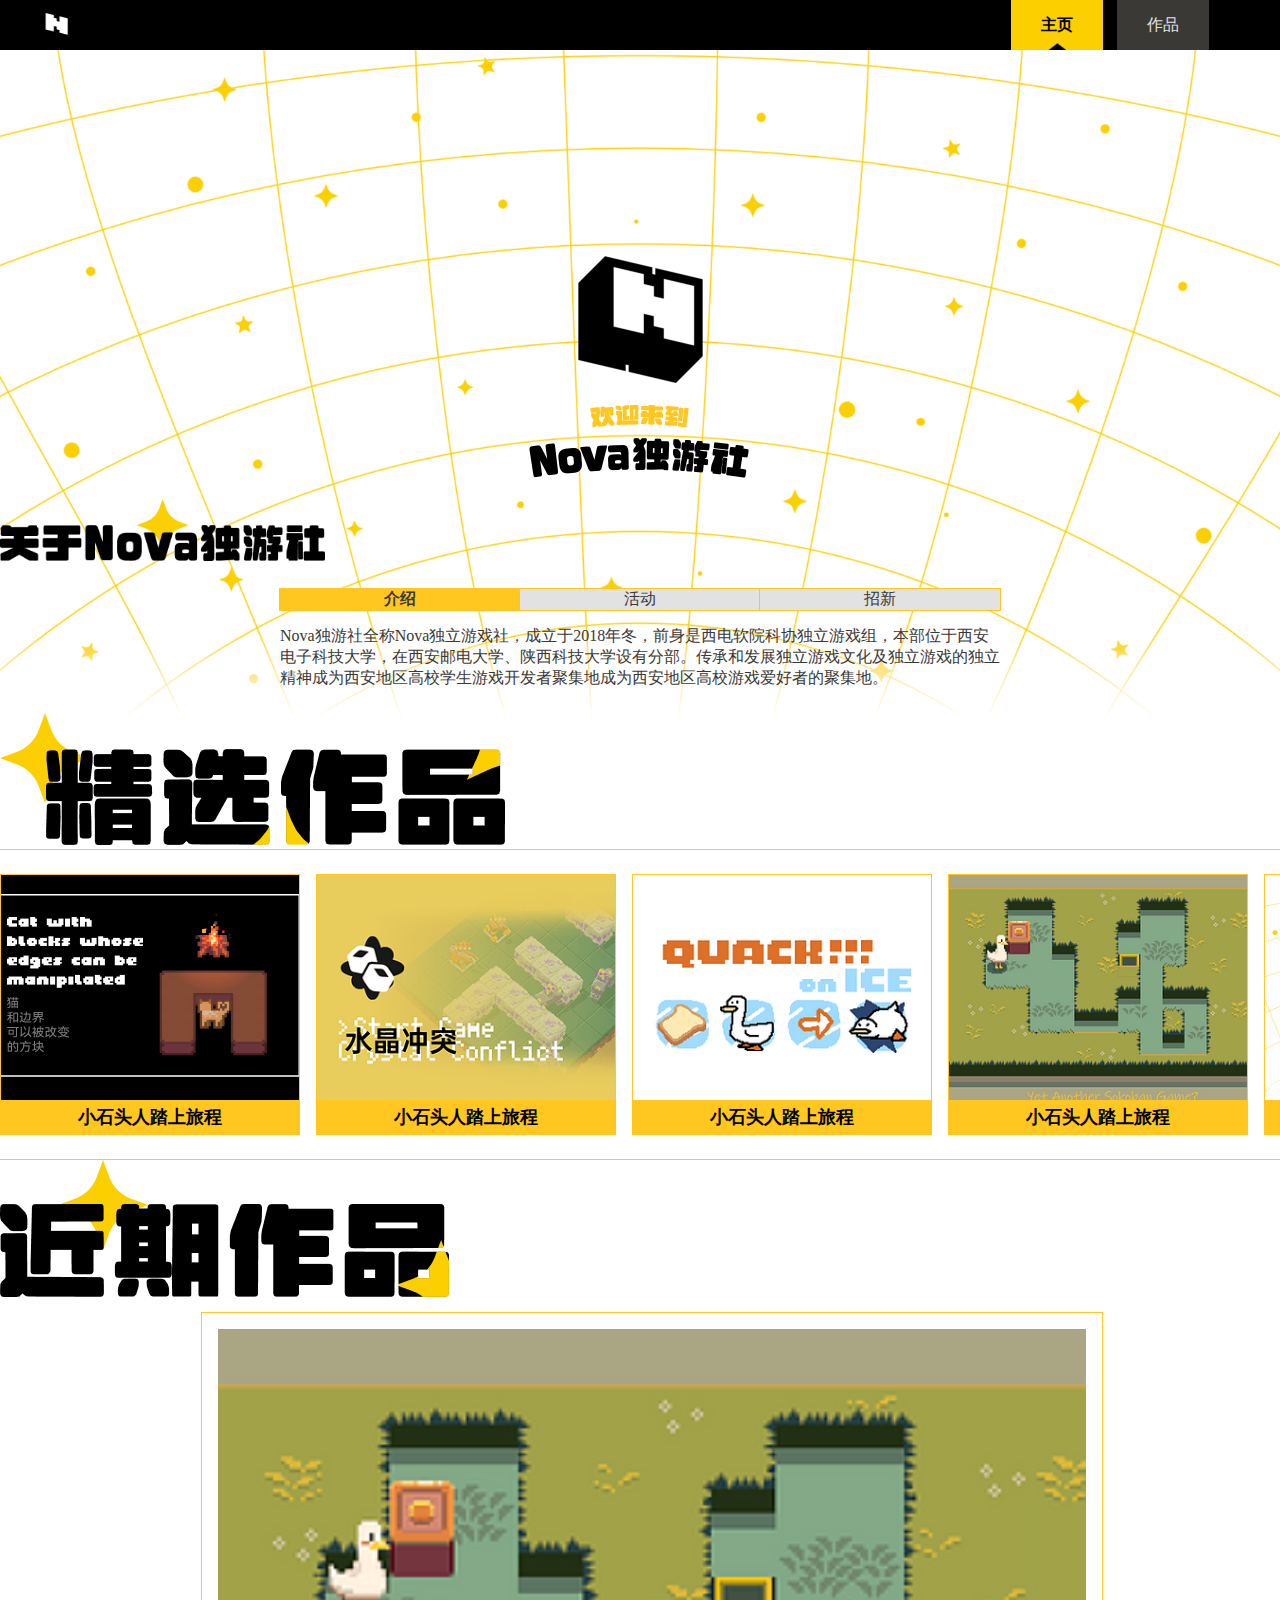
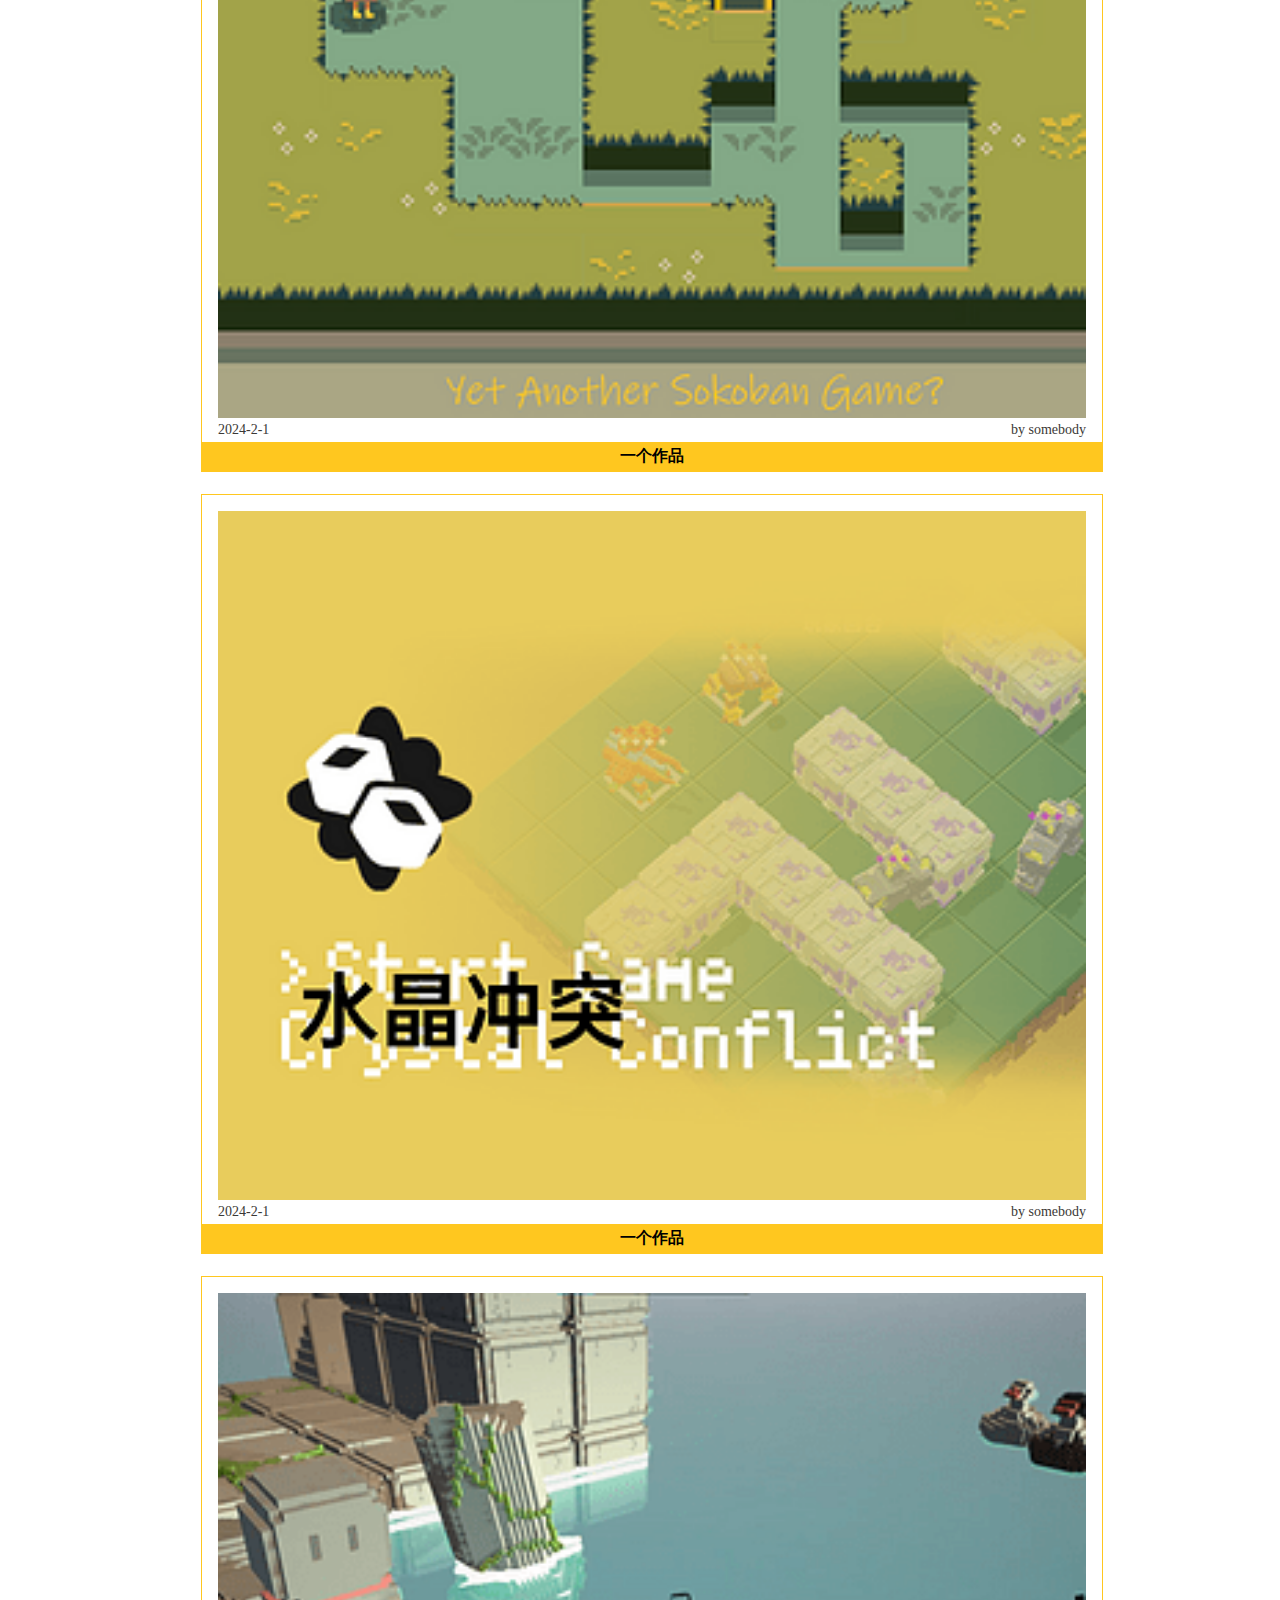
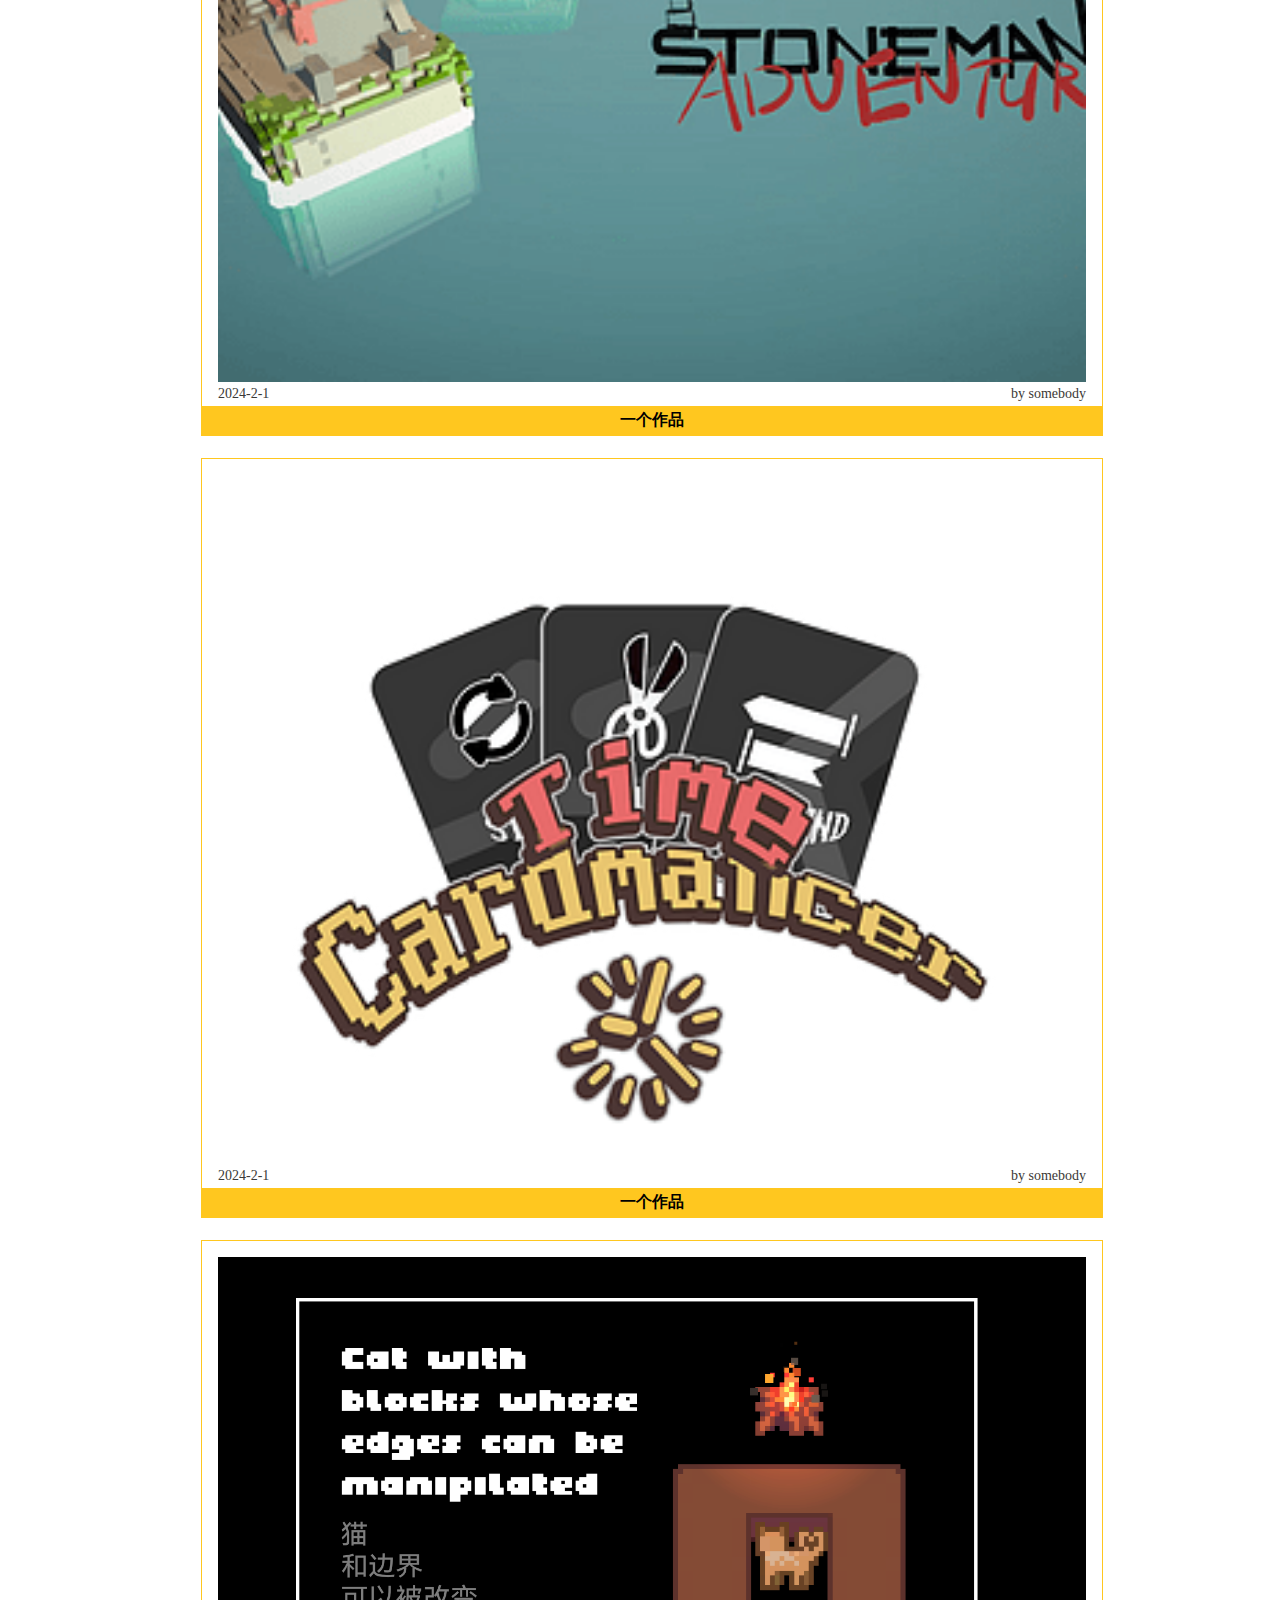
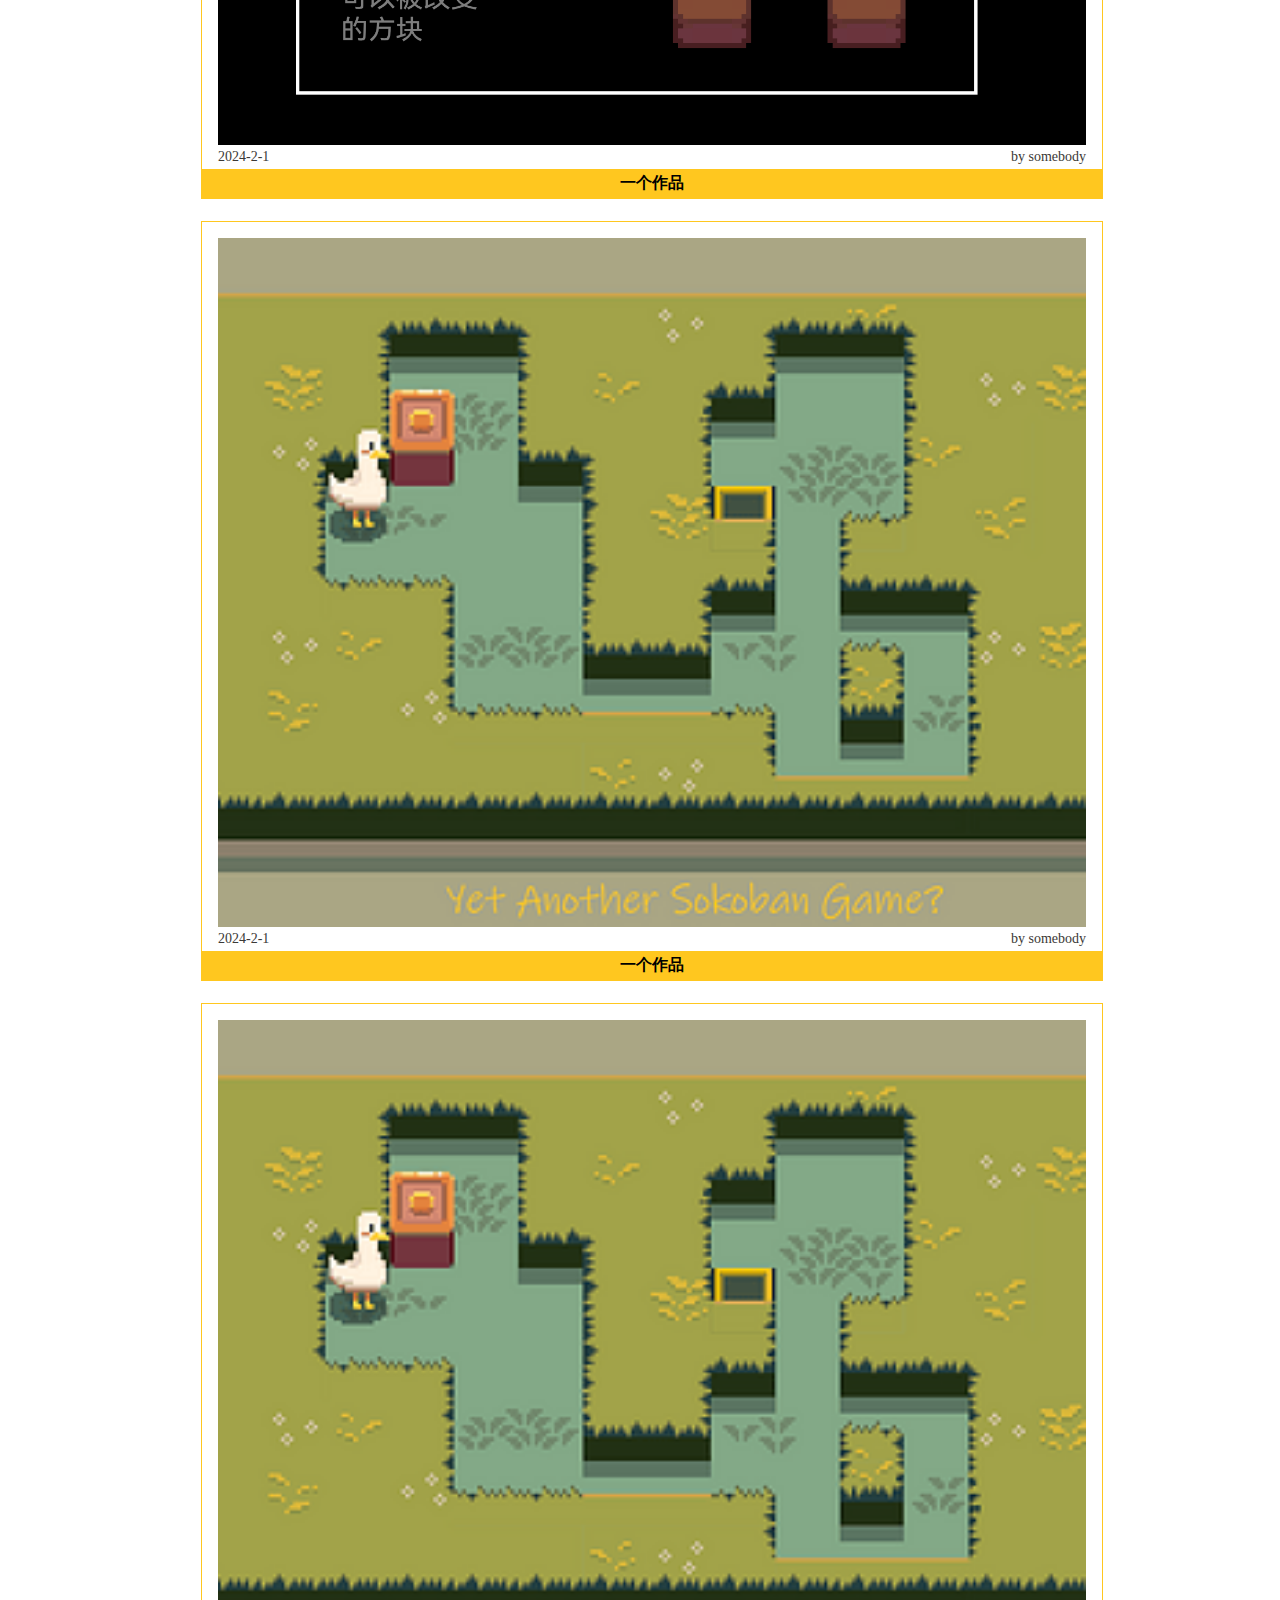
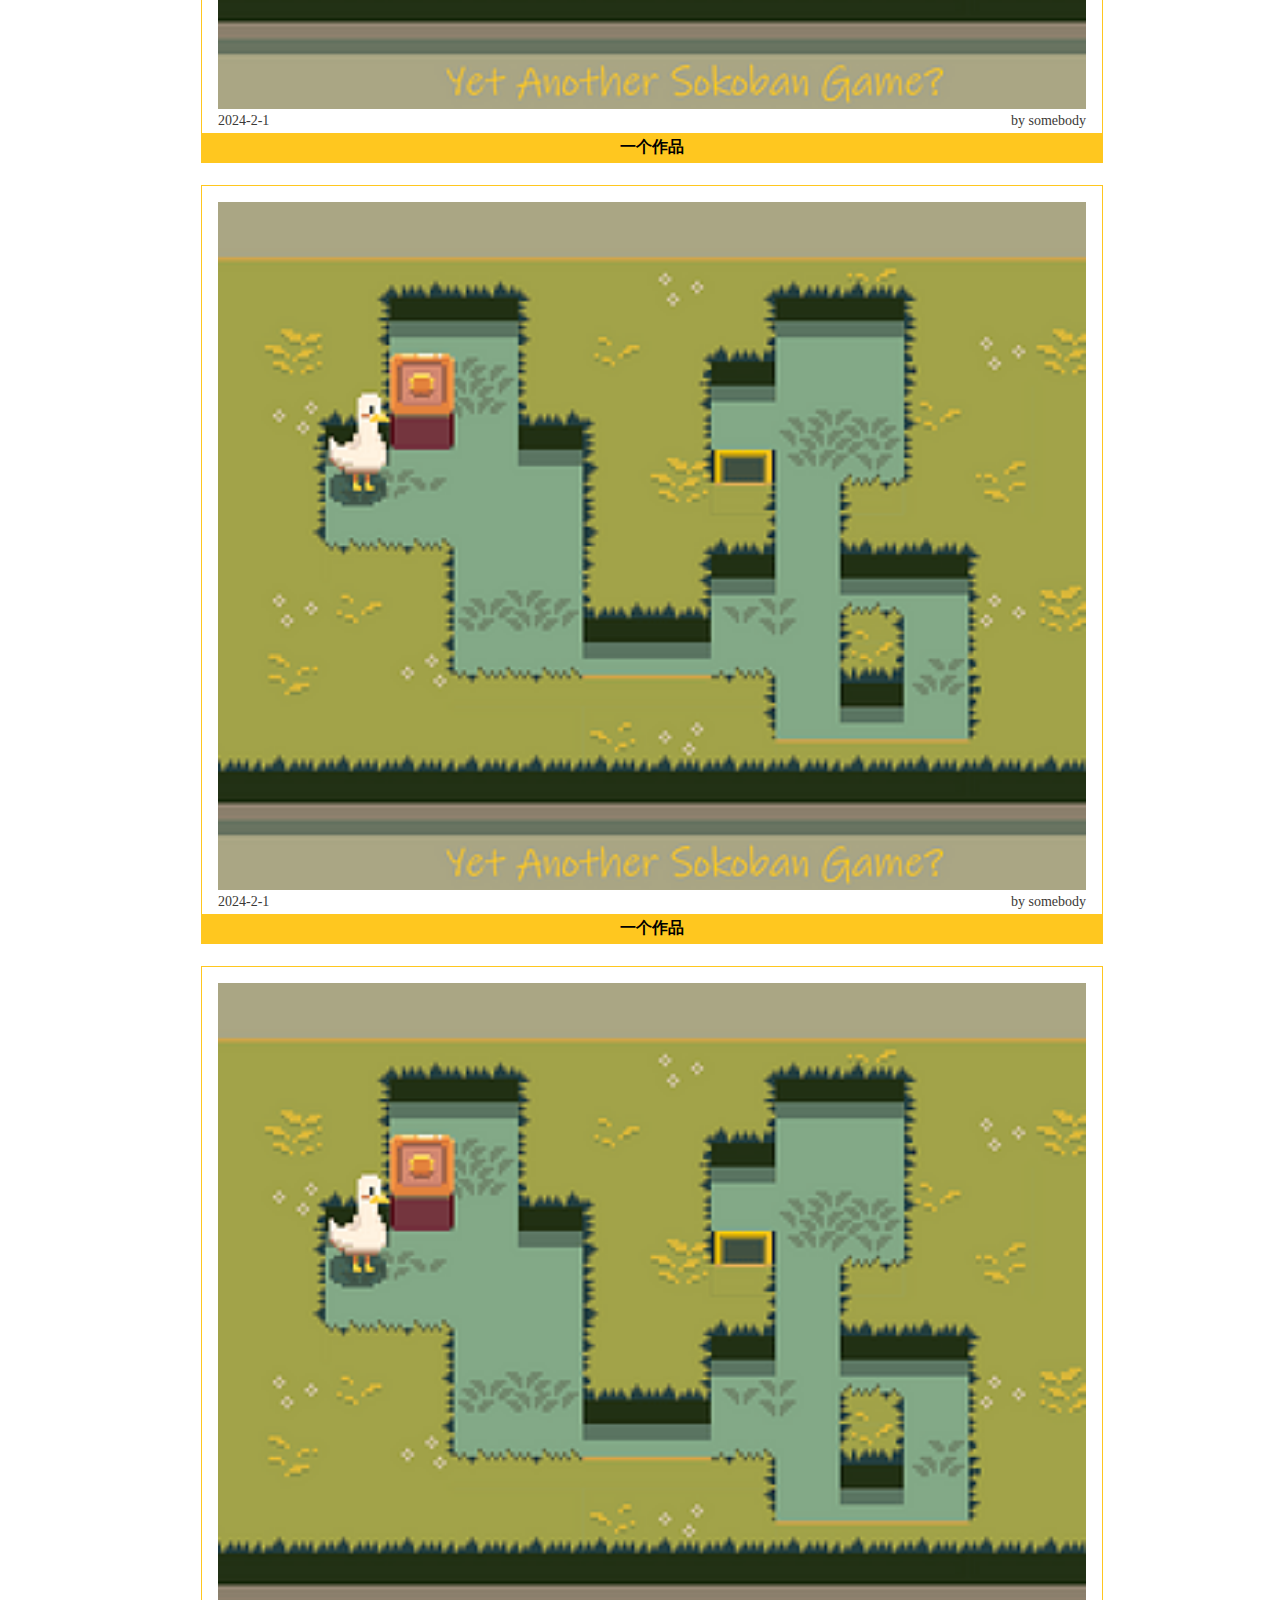
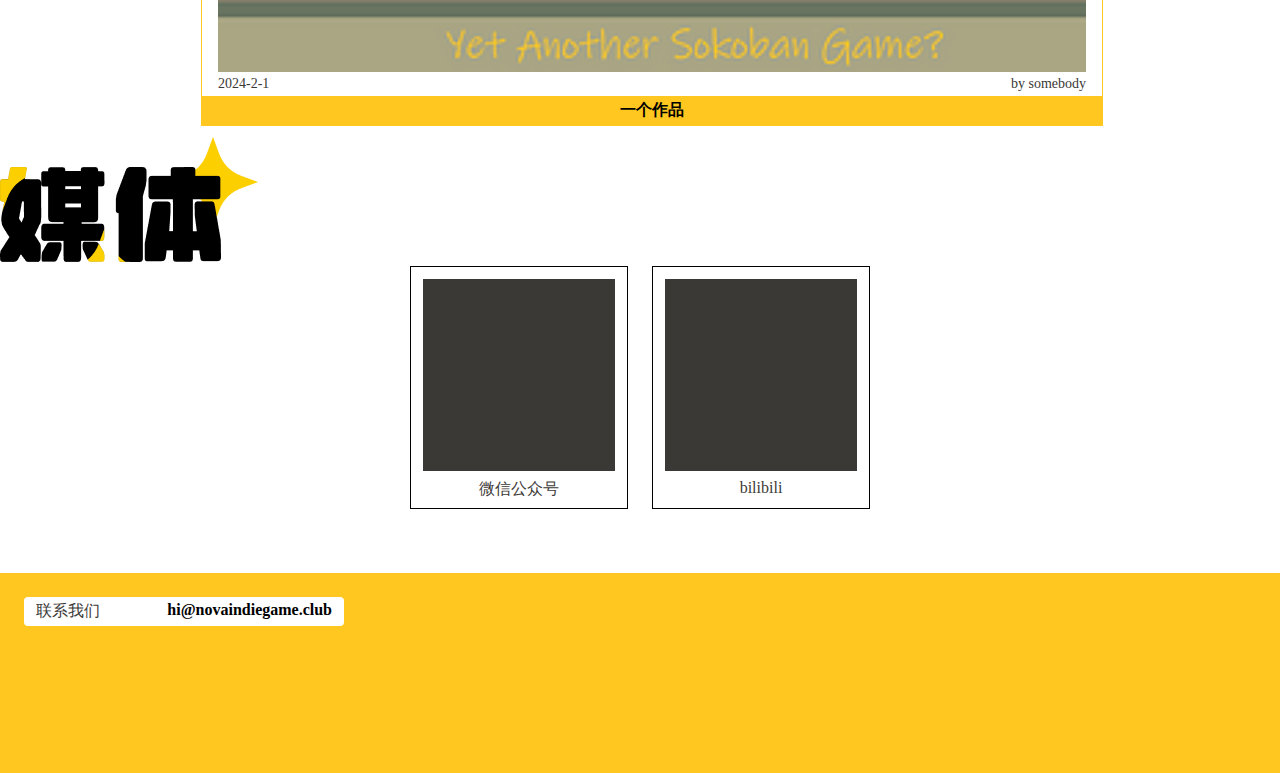
<file: prototype/index.html>
<!DOCTYPE html>
<html lang="en">
<head>
    <meta charset="UTF-8">
    <title>Title</title>
    <link rel="stylesheet" href="./css/index.css">
</head>
<body>

<header>
    <div class="navi">
        <div class="left">
            <img src="./assets/images/logo_small.png" alt="Nova Logo">
        </div>
        <div class="right">
            <div class="option selected">
                <p>主页</p>
            </div>
            <div class="option">
                <p>作品</p>
            </div>
        </div>
    </div>
</header>

<div class="cover">
    <img src="./assets/images/cover_background.png" alt="Background" class="background">
    <div class="logo_title">
        <img src="./assets/images/logo_normal.png" alt="logo" class="logo">
        <img src="./assets/images/cover_title.png" alt="title" class="title">
    </div>
</div>

<div class="main">
    <div class="about section">
        <img src="assets/images/title_about.png" alt="about" class="title">
        <div class="core">
            <div class="options">
                <div class="option selected" id="about_introduce">
                    <p>
                        介绍
                    </p>
                </div>
                <div class="option">
                    <p>
                        活动
                    </p>
                </div>
                <div class="option">
                    <p>
                        招新
                    </p>
                </div>
            </div>
            <p class="text">
                Nova独游社全称Nova独立游戏社，成立于2018年冬，前身是西电软院科协独立游戏组，本部位于西安电子科技大学，在西安邮电大学、陕西科技大学设有分部。传承和发展独立游戏文化及独立游戏的独立精神成为西安地区高校学生游戏开发者聚集地成为西安地区高校游戏爱好者的聚集地。
            </p>
        </div>
    </div>


    <div class="recommended-works section">
        <img src="assets/images/title_recommended_works.png" alt="recommended works" class="title">
        <div class="core">
            <div class="container">
                <div class="item">
                    <img src="assets/images/works/img.png" alt="item">
                    <div class="bottom">
                        <p class="title">
                            小石头人踏上旅程
                        </p>
                    </div>
                </div>
                <div class="item">
                    <img src="assets/images/works/img_1.png" alt="item">
                    <div class="bottom">
                        <p class="title">
                            小石头人踏上旅程
                        </p>
                    </div>
                </div>
                <div class="item">
                    <img src="assets/images/works/img_2.png" alt="item">
                    <div class="bottom">
                        <p class="title">
                            小石头人踏上旅程
                        </p>
                    </div>
                </div>
            </div>
            <div class="container">
                <div class="item">
                    <img src="assets/images/works/img_4.png" alt="item">
                    <div class="bottom">
                        <p class="title">
                            小石头人踏上旅程
                        </p>
                    </div>
                </div>
                <div class="item">
                    <img src="assets/images/cover_background.png" alt="item">
                    <div class="bottom">
                        <p class="title">
                            小石头人踏上旅程
                        </p>
                    </div>
                </div>
                <div class="item">
                    <img src="assets/images/cover_background.png" alt="item">
                    <div class="bottom">
                        <p class="title">
                            小石头人踏上旅程
                        </p>
                    </div>
                </div>
            </div>
        </div>
    </div>

    <div class="recent-works section">
        <img src="assets/images/title_recent_works.png" alt="recent works" class="title">

        <div class="core">
            <div class="works-container">
                <div class="item">
                    <div class="up-part">
                        <img src="assets/images/works/img_4.png" alt="img">
                        <div class="info">
                            <p>2024-2-1</p>
                            <p>by somebody</p>
                        </div>
                    </div>
                    <div class="title-text">
                        <p>
                            一个作品
                        </p>
                    </div>
                </div>

                <div class="item">
                    <div class="up-part">
                        <img src="assets/images/works/img_1.png" alt="img">
                        <div class="info">
                            <p>2024-2-1</p>
                            <p>by somebody</p>
                        </div>
                    </div>
                    <div class="title-text">
                        <p>
                            一个作品
                        </p>
                    </div>
                </div>

                <div class="item">
                    <div class="up-part">
                        <img src="assets/images/works/img_3.png" alt="img">
                        <div class="info">
                            <p>2024-2-1</p>
                            <p>by somebody</p>
                        </div>
                    </div>
                    <div class="title-text">
                        <p>
                            一个作品
                        </p>
                    </div>
                </div>

                <div class="item">
                    <div class="up-part">
                        <img src="assets/images/works/img_5.png" alt="img">
                        <div class="info">
                            <p>2024-2-1</p>
                            <p>by somebody</p>
                        </div>
                    </div>
                    <div class="title-text">
                        <p>
                            一个作品
                        </p>
                    </div>
                </div>

                <div class="item">
                    <div class="up-part">
                        <img src="assets/images/works/img.png" alt="img">
                        <div class="info">
                            <p>2024-2-1</p>
                            <p>by somebody</p>
                        </div>
                    </div>
                    <div class="title-text">
                        <p>
                            一个作品
                        </p>
                    </div>
                </div>

                <div class="item">
                    <div class="up-part">
                        <img src="assets/images/works/img_4.png" alt="img">
                        <div class="info">
                            <p>2024-2-1</p>
                            <p>by somebody</p>
                        </div>
                    </div>
                    <div class="title-text">
                        <p>
                            一个作品
                        </p>
                    </div>
                </div>

                <div class="item">
                    <div class="up-part">
                        <img src="assets/images/works/img_4.png" alt="img">
                        <div class="info">
                            <p>2024-2-1</p>
                            <p>by somebody</p>
                        </div>
                    </div>
                    <div class="title-text">
                        <p>
                            一个作品
                        </p>
                    </div>
                </div>

                <div class="item">
                    <div class="up-part">
                        <img src="assets/images/works/img_4.png" alt="img">
                        <div class="info">
                            <p>2024-2-1</p>
                            <p>by somebody</p>
                        </div>
                    </div>
                    <div class="title-text">
                        <p>
                            一个作品
                        </p>
                    </div>
                </div>

                <div class="item">
                    <div class="up-part">
                        <img src="assets/images/works/img_4.png" alt="img">
                        <div class="info">
                            <p>2024-2-1</p>
                            <p>by somebody</p>
                        </div>
                    </div>
                    <div class="title-text">
                        <p>
                            一个作品
                        </p>
                    </div>
                </div>
            </div>
        </div>
    </div>


    <div class="media section">
        <img src="assets/images/title_media.png" alt="media" class="title">
        <div class="core">
            <div>
                <img src="assets/images/qr_code/img.png" alt="qr code">
                <p>微信公众号</p>
            </div>

            <div>
                <img src="assets/images/qr_code/img.png" alt="qr code">
                <p>bilibili</p>
            </div>
        </div>
    </div>
</div>


<footer>
    <div class="footer-grid">
        <div class="contact-us item">
            <p class="name">联系我们</p>
            <p class="important">hi@novaindiegame.club</p>
        </div>
    </div>
</footer>

</body>
</html>
</file>
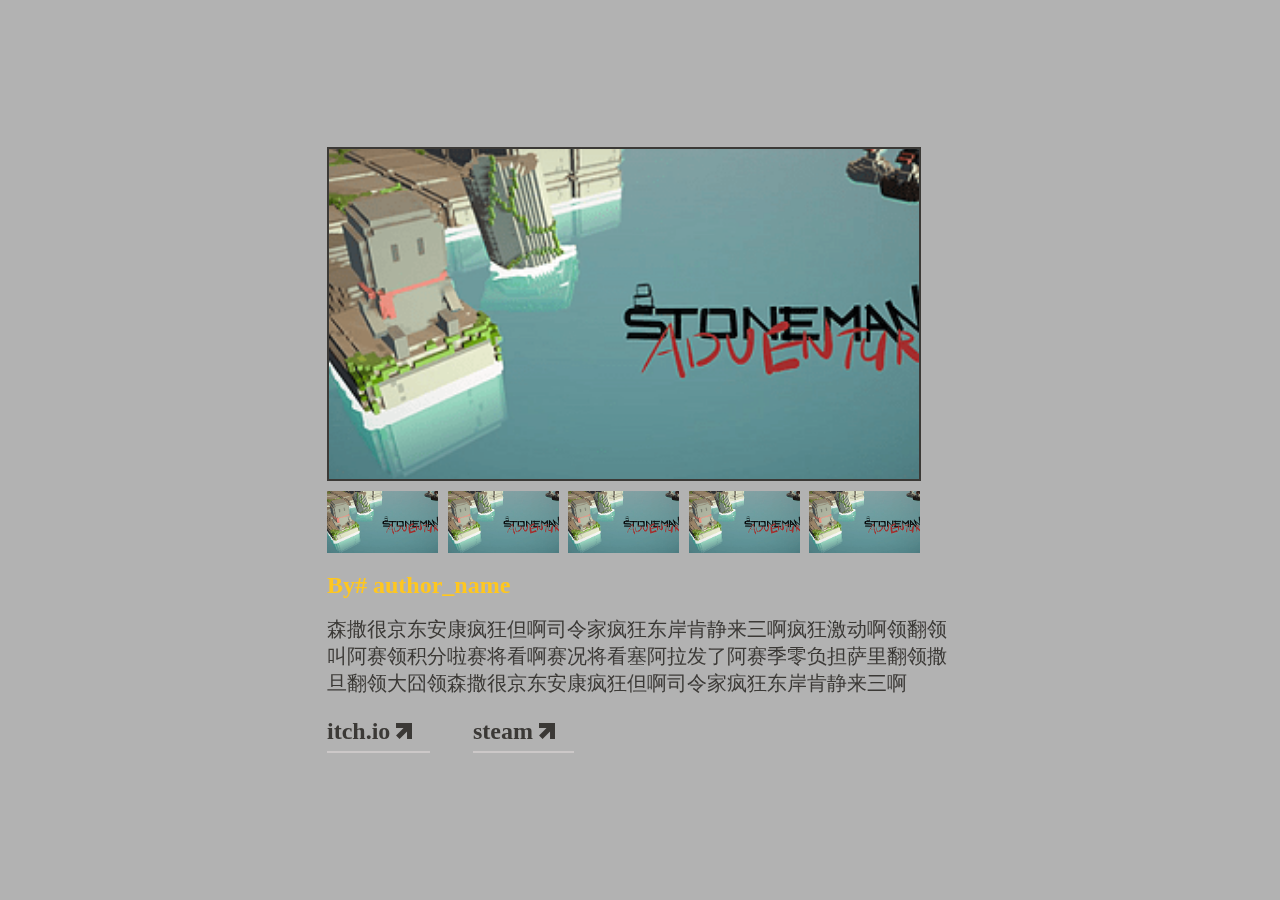
<file: prototype/recent_works_focused/index.html>
<!DOCTYPE html>
<html lang="en">

<head>
    <meta charset="UTF-8">
    <meta name="viewport" content="width=device-width, initial-scale=1.0">

    <!-- 每个子页面都要导入 root.css，里面有什么内容可以点进去看看  -->
    <link rel="stylesheet" href="../../static/css/root.css">

    <!-- 因为这部分和其它部分相对独立，所以单开两个样式表
        一个样式表是精选作品部分的样式，另一个是会被复用的组件的样式（点进 work_spotlight.scss 看注释） -->
    <!-- To Rust Front End:至于哪部分样式表要被合并到 index.scss 里，按照我想的规范，recommended_works.scss 被合并进去，而组件不合并会比较好 -->
    <link rel="stylesheet" href="./css/recommended_works.css">
    <link rel="stylesheet" href="./css/work_spotlight.css">
    <link rel="stylesheet" href="./css/recent_work_focused.css">

    <title>Document</title>
</head>

<body>

    <div class="recent-works-focused">
        <div class="mask"></div>
        <div class="work-spotlight">
            <div class="container">
                <div class="content">
                    <div class="game-image game-image"></div>
                    <div class="game-image game-image"></div>
                    <div class="game-image current_image">
                        <img src=../../static/assets/images/works/img_3.png alt="game_name">
                    </div>
                    <div class="game-image next-image"></div>
                    <div class="game-image next-image"></div>
                </div>
            </div>
            <div class="gallery">
                 <div class="item">
                    <img src=../../static/assets/images/works/img_3.png>
                 </div>
                 <div class="item">
                    <img src=../../static/assets/images/works/img_3.png>
                 </div>
                 <div class="item">
                    <img src=../../static/assets/images/works/img_3.png>
                 </div>
                 <div class="item">
                    <img src=../../static/assets/images/works/img_3.png>
                 </div>
                 <div class="item">
                    <img src=../../static/assets/images/works/img_3.png>
                 </div>
            </div>
            <div class="author">
                <p>By# author_name</p>
            </div>
            <div class="discription">
                <p>
                    森撒很京东安康疯狂但啊司令家疯狂东岸肯静来三啊疯狂激动啊领翻领叫阿赛领积分啦赛将看啊赛况将看塞阿拉发了阿赛季零负担萨里翻领撒旦翻领大囧领森撒很京东安康疯狂但啊司令家疯狂东岸肯静来三啊
                </p>
            </div>
            <div class="links">
                <div class="link itch-link">
                    <a href="https://akacmd.itch.io/stoneman-adventure">itch.io
                        <svg class="link-icon" xmlns="http://www.w3.org/2000/svg" xmlns:xlink="http://www.w3.org/1999/xlink" fill="none" version="1.1" width="16" height="16" viewBox="0 0 16 16"><g transform="matrix(1,0,0,-1,0,32)"><path d="M11.0423,23.53662L11.0423,16L16,16L16,32L0,32L0,27.042299999999997L7.53658,27.042299999999997L0.0651832,19.57086L3.57084,16.0651996L11.0423,23.53662Z" fill-rule="evenodd" fill-opacity="1"/></g></svg>
                    </a>
                </div>
                <div class="link steam-link">
                    <a href="https://store.steampowered.com/app/2434860/_/">steam
                        <svg class="link-icon" xmlns="http://www.w3.org/2000/svg" xmlns:xlink="http://www.w3.org/1999/xlink" fill="none" version="1.1" width="16" height="16" viewBox="0 0 16 16"><g transform="matrix(1,0,0,-1,0,32)"><path d="M11.0423,23.53662L11.0423,16L16,16L16,32L0,32L0,27.042299999999997L7.53658,27.042299999999997L0.0651832,19.57086L3.57084,16.0651996L11.0423,23.53662Z" fill-rule="evenodd" fill-opacity="1"/></g></svg>
                    </a>
                </div>
            </div>
        </div>
    </div>

</body>

</html>
</file>
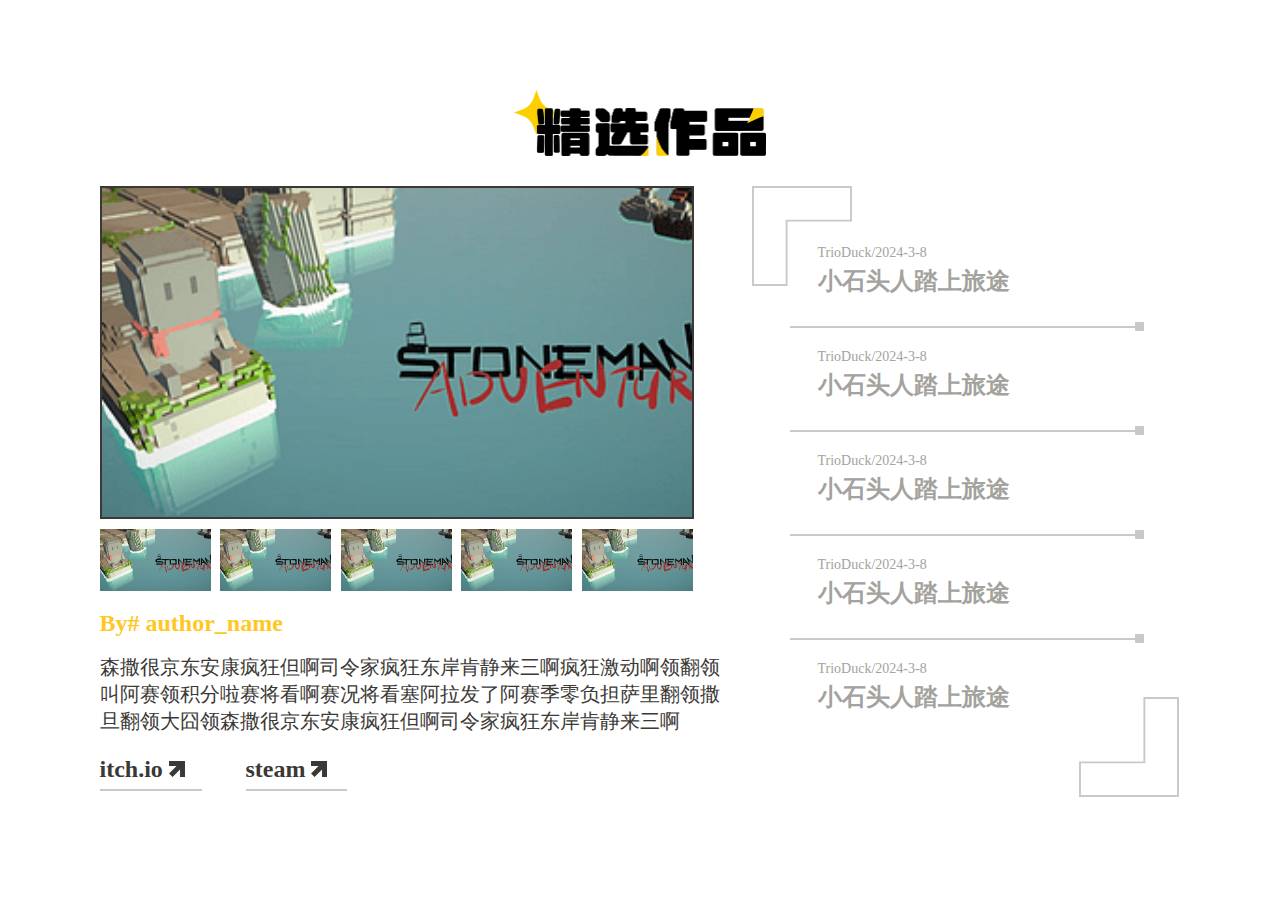
<file: prototype/recommended_works_v1.0.0/index.html>
<!DOCTYPE html>
<html lang="en">

<head>
    <meta charset="UTF-8">
    <meta name="viewport" content="width=device-width, initial-scale=1.0">

    <!-- 每个子页面都要导入 root.css，里面有什么内容可以点进去看看  -->
    <link rel="stylesheet" href="../../static/css/root.css">

    <!-- 因为这部分和其它部分相对独立，所以单开两个样式表
        一个样式表是精选作品部分的样式，另一个是会被复用的组件的样式（点进 work_spotlight.scss 看注释） -->
    <!-- To Rust Front End:至于哪部分样式表要被合并到 index.scss 里，按照我想的规范，recommended_works.scss 被合并进去，而组件不合并会比较好 -->
    <link rel="stylesheet" href="./css/recommended_works.css">
    <link rel="stylesheet" href="./css/work_spotlight.css">

    <title>Document</title>
</head>

<body>

    <div class="main">
        <div class="section recommended-works">
            <img src=../../static/assets/images/title_recommended_works.png alt="recommended_works" class="title">
            <div class="core">
                <div class="work-spotlight">
                    <div class="container">
                        <div class="content">
                            <div class="game-image game-image"></div>
                            <div class="game-image game-image"></div>
                            <div class="game-image current_image">
                                <img src=../../static/assets/images/works/img_3.png alt="game_name">
                            </div>
                            <div class="game-image next-image"></div>
                            <div class="game-image next-image"></div>
                        </div>
                    </div>
                    <div class="gallery">
                         <div class="item">
                            <img src=../../static/assets/images/works/img_3.png>
                         </div>
                         <div class="item">
                            <img src=../../static/assets/images/works/img_3.png>
                         </div>
                         <div class="item">
                            <img src=../../static/assets/images/works/img_3.png>
                         </div>
                         <div class="item">
                            <img src=../../static/assets/images/works/img_3.png>
                         </div>
                         <div class="item">
                            <img src=../../static/assets/images/works/img_3.png>
                         </div>
                    </div>
                    <div class="author">
                        <p>By# author_name</p>
                    </div>
                    <div class="discription">
                        <p>
                            森撒很京东安康疯狂但啊司令家疯狂东岸肯静来三啊疯狂激动啊领翻领叫阿赛领积分啦赛将看啊赛况将看塞阿拉发了阿赛季零负担萨里翻领撒旦翻领大囧领森撒很京东安康疯狂但啊司令家疯狂东岸肯静来三啊
                        </p>
                    </div>
                    <div class="links">
                        <div class="link itch-link">
                            <a href="https://akacmd.itch.io/stoneman-adventure">itch.io
                                <svg class="link-icon" xmlns="http://www.w3.org/2000/svg" xmlns:xlink="http://www.w3.org/1999/xlink" fill="none" version="1.1" width="16" height="16" viewBox="0 0 16 16"><g transform="matrix(1,0,0,-1,0,32)"><path d="M11.0423,23.53662L11.0423,16L16,16L16,32L0,32L0,27.042299999999997L7.53658,27.042299999999997L0.0651832,19.57086L3.57084,16.0651996L11.0423,23.53662Z" fill-rule="evenodd" fill-opacity="1"/></g></svg>
                            </a>
                        </div>
                        <div class="link steam-link">
                            <a href="https://store.steampowered.com/app/2434860/_/">steam
                                <svg class="link-icon" xmlns="http://www.w3.org/2000/svg" xmlns:xlink="http://www.w3.org/1999/xlink" fill="none" version="1.1" width="16" height="16" viewBox="0 0 16 16"><g transform="matrix(1,0,0,-1,0,32)"><path d="M11.0423,23.53662L11.0423,16L16,16L16,32L0,32L0,27.042299999999997L7.53658,27.042299999999997L0.0651832,19.57086L3.57084,16.0651996L11.0423,23.53662Z" fill-rule="evenodd" fill-opacity="1"/></g></svg>
                            </a>
                        </div>
                    </div>
                </div>
                <div class="select-area">
                    <svg class="upper-left-frame" xmlns="http://www.w3.org/2000/svg" xmlns:xlink="http://www.w3.org/1999/xlink" fill="none" version="1.1" width="104" height="104" viewBox="0 0 104 104"><g transform="matrix(0,1,-1,0,104,-100)"><path d="M135,69L202,69L202,102L102,102L102,2L135,2L135,69ZM137,67L204,67L204,104L100,104L100,0L137,0L137,67Z" fill-rule="evenodd" fill="#CCC8C8" fill-opacity="1"/></g></svg>
                    <svg class="lower-right-frame" xmlns="http://www.w3.org/2000/svg" xmlns:xlink="http://www.w3.org/1999/xlink" fill="none" version="1.1" width="104" height="104" viewBox="0 0 104 104"><g transform="matrix(0,-1,1,0,-100,104)"><path d="M35,169L102,169L102,202L2,202L2,102L35,102L35,169ZM37,167L104,167L104,204L0,204L0,100L37,100L37,167Z" fill-rule="evenodd" fill="#CCC8C8" fill-opacity="1"/></g></svg>
                    <div class="options">
                        <div class="selection">
                            <div class="info">
                                <p>TrioDuck/2024-3-8</p>
                            </div>
                            <div class="game-name">
                                <p>小石头人踏上旅途</p>
                            </div>
                            <div class="devide-line">
                                <div class="rectangle"></div>
                            </div>
                        </div>
                        <div class="selection">
                            <div class="info">
                                <p>TrioDuck/2024-3-8</p>
                            </div>
                            <div class="game-name">
                                <p>小石头人踏上旅途</p>
                            </div>
                            <div class="devide-line">
                                <div class="rectangle"></div>
                            </div>
                        </div>
                        <div class="selection">
                            <div class="info">
                                <p>TrioDuck/2024-3-8</p>
                            </div>
                            <div class="game-name">
                                <p>小石头人踏上旅途</p>
                            </div>
                            <div class="devide-line">
                                <div class="rectangle"></div>
                            </div>
                        </div>
                        <div class="selection">
                            <div class="info">
                                <p>TrioDuck/2024-3-8</p>
                            </div>
                            <div class="game-name">
                                <p>小石头人踏上旅途</p>
                            </div>
                            <div class="devide-line">
                                <div class="rectangle"></div>
                            </div>
                        </div>
                        <div class="selection">
                            <div class="info">
                                <p>TrioDuck/2024-3-8</p>
                            </div>
                            <div class="game-name">
                                <p>小石头人踏上旅途</p>
                            </div>
                            <div class="devide-line last-line">
                                <div class="rectangle lastline"></div>
                            </div>
                        </div>
                    </div>
                </div>
            </div>
        </div>
    </div>

</body>

</html>
</file>
<file: prototype/css/index.css>
:root {
  --hlt-color: black;
  --text-color-0: #3B3936;
  --text-color-5: #E2E2E2;
  --theme-color: #FFC71F;
  --background-color: white;
  --navi-height: 50px;
  --navi-left-margin: 2vw;
  --navi-rigth-margin: 5vw;
  --section-about-title-height: 62px;
  --section-title-height: 48px;
  --section-padding: 8px;
  --about-width: 720px;
  --recommended-works-item-width: 300px;
  --recommended-works-item-gap: 16px;
  --recent-works-width: 900px;
  --recent-works-item-width: 280;
  --font-size-small: 14px;
  --font-size-normal: 16px;
  --font-size-big: 18px;
  --font-size-bigger: 24px;
}

* {
  box-sizing: border-box;
}

body {
  margin: 0;
  padding: 0;
}

p {
  color: var(--text-color-0);
  font-size: var(--font-size-normal);
}

header {
  width: 100%;
}
header .navi {
  position: absolute;
  margin: 0;
  padding: 0;
  top: 0;
  background: var(--hlt-color);
  height: var(--navi-height);
  display: flex;
  justify-content: space-between;
  width: 100%;
}
header .navi .left {
  margin-left: var(--navi-left-margin);
}
header .navi .left img {
  height: 70%;
  margin: 10px;
}
header .navi .right {
  display: flex;
  flex-direction: row;
  margin-right: var(--navi-rigth-margin);
}
header .navi .right .option {
  background: var(--text-color-0);
  width: 92px;
  height: 100%;
  margin: 0 7px;
  display: flex;
  flex-direction: column;
  justify-content: center;
  align-items: center;
}
header .navi .right .option p {
  margin: 0;
  width: fit-content;
  height: fit-content;
  color: var(--text-color-5);
}
header .navi .right .selected {
  background-image: url("../assets/images/navi_option_selected.png");
  background-size: contain;
  background-position: center;
}
header .navi .right .selected p {
  color: var(--hlt-color);
  font-weight: bold;
}

.cover {
  padding-top: 20vw;
}
.cover .logo_title {
  display: flex;
  flex-direction: column;
  width: fit-content;
  margin: 0 auto;
}
.cover .logo_title .logo {
  margin: 0 auto;
  width: 125px;
}
.cover .logo_title .title {
  margin: 20px auto;
  width: 222px;
}
.cover .background {
  position: absolute;
  z-index: -1;
  top: 0;
  width: 100%;
}

.contents {
  padding-top: 20vh;
}
.contents .section {
  width: 100%;
  margin: 52px auto;
  padding-top: var(--section-padding);
  padding-bottom: var(--section-padding);
}
.contents .section .title {
  display: flex;
  margin: 30px auto;
  height: var(--section-title-height);
}

.about.section .title {
  height: var(--section-about-title-height);
}
.about.section .core {
  margin: 24px auto;
  width: min(90vw, var(--about-width));
}
.about.section .core .options {
  display: flex;
  flex-direction: row;
  justify-content: space-between;
}
.about.section .core .options .option {
  width: 33.3%;
  background: var(--text-color-5);
  outline: var(--theme-color) 1px solid;
}
.about.section .core .options .option p {
  text-align: center;
  color: var(--text-color-0);
  margin: 0;
}
.about.section .core .options .selected {
  background: var(--theme-color);
  color: var(--hlt-color);
  font-weight: bold;
}

.recommended-works.section .core {
  padding-top: 24px;
  padding-bottom: 24px;
  border-bottom: var(--theme-color) 1px solid;
  border-top: var(--theme-color) 1px solid;
  display: flex;
}
.recommended-works.section .core .container {
  display: grid;
  grid-template-columns: var(--recommended-works-item-width) var(--recommended-works-item-width) var(--recommended-works-item-width);
  flex: none;
  grid-gap: var(--recommended-works-item-gap);
  width: fit-content;
  padding-right: var(--recommended-works-item-gap);
}
.recommended-works.section .core .container .item {
  border: var(--theme-color) 1px solid;
  width: 100%;
  display: flex;
  flex-direction: column;
}
.recommended-works.section .core .container .item img {
  width: 100%;
  object-fit: cover;
  height: calc(var(--recommended-works-item-width) * 3 / 4);
}
.recommended-works.section .core .container .item .bottom {
  background: var(--theme-color);
  height: fit-content;
  padding: 2px;
}
.recommended-works.section .core .container .item .bottom p.title {
  display: block;
  margin: 0;
  width: 100%;
  color: var(--hlt-color);
  font-weight: bold;
  height: fit-content;
  text-align: center;
  padding-top: 3px;
  padding-bottom: 3px;
  font-size: var(--font-size-big);
}

.recent-works.section .works-container {
  columns: 5 var(--recent-works-item-width);
  column-gap: 16px;
  width: min(90%, var(--recent-works-width));
  margin: 0 auto;
  background: var(--background-color);
}
.recent-works.section .works-container .item {
  outline: var(--theme-color) 1px solid;
  flex-direction: column;
  margin: 12px;
  padding: 0;
  display: inline-block;
  width: 100%;
}
.recent-works.section .works-container .item .up-part {
  padding: 16px;
  padding-bottom: 4px;
}
.recent-works.section .works-container .item .up-part img {
  width: 100%;
}
.recent-works.section .works-container .item p {
  margin: 0;
}
.recent-works.section .works-container .item .info {
  display: flex;
  flex-direction: row;
  justify-content: space-between;
}
.recent-works.section .works-container .item .info p {
  font-size: var(--font-size-small);
  width: fit-content;
}
.recent-works.section .works-container .item .title-text {
  background: var(--theme-color);
  padding: 4px;
}
.recent-works.section .works-container .item .title-text p {
  color: var(--hlt-color);
  text-align: center;
  font-weight: bold;
}

.media.section .core {
  margin: 0 auto;
  width: fit-content;
  display: flex;
  flex-direction: row;
}
.media.section .core div {
  display: flex;
  flex-direction: column;
  padding: 8px;
  margin: 0 12px;
  border: var(--hlt-color) 1px solid;
}
.media.section .core div img {
  width: 200px;
  padding: 4px;
}
.media.section .core div p {
  margin: 0;
  padding-top: 4px;
  text-align: center;
}

footer {
  margin-top: 64px;
  height: 200px;
  width: 100%;
  background: var(--theme-color);
  padding: 12px;
}
footer .footer-grid .item {
  display: flex;
  background: var(--background-color);
  width: min(320px, 90%);
  height: fit-content;
  margin: 12px;
  flex-direction: row;
  justify-content: space-between;
  padding: 4px 12px;
  border-radius: 4px;
  align-content: center;
}
footer .footer-grid .item p {
  margin: 0;
  text-overflow: ellipsis;
  overflow: hidden;
}
footer .footer-grid .item .important {
  color: var(--hlt-color);
  font-weight: bold;
}

/*# sourceMappingURL=index.css.map */
</file>
<file: static/css/root.css>
:root {
  --hlt-color: black;
  --core-color-0: #3b3936;
  --core-color-1: #605d5a;
  --core-color-2: rgb(137, 133, 128);
  --core-color-3: #a4a29d;
  --core-color-4: #ccc8c8;
  --core-color-5: #e2e2e2;
  --core-color-6: #efefef;
  --theme-color: #ffc71f;
  --background-color: white;
  --url-color: #d82d33;
  --font-size-small: 14px;
  --font-size-normal: 16px;
  --font-size-big: 18px;
  --font-size-bigger: 24px;
  --navi-height: 50px;
  --navi-left-margin: 2vw;
  --navi-rigth-margin: 5vw;
  --shadow-color-0: rgb(0, 0, 0, 15%);
}

* {
  box-sizing: border-box;
}

body {
  margin: 0;
  padding: 0;
  background-color: var(--background-color);
}

p {
  color: var(--core-color-0);
  font-size: var(--font-size-normal);
}

a {
  color: var(--core-color-0);
  transition: color 0.3s;
}

a:hover {
  color: var(--url-color);
}

footer {
  width: 100%;
  margin-top: 160px;
  min-height: 200px;
  display: flex;
  padding: 0;
  background: var(--theme-color);
}

footer .footer-left-part {
  width: 500px;
  background-color: var(--theme-color);
  border-right: solid var(--background-color) 1px;
  padding: 10px;
}

footer .footer-item-layout {
  padding: 8px 16px;
  margin: 8px;
  height: fit-content;
}

footer .footer-item {
  flex-direction: column;
  background-color: var(--background-color);
  align-items: center;
}

footer .footer-item * {
  display: flex;
}

footer .footer-item .up-part {
  height: fit-content;
  display: flex;
  flex-direction: row;
  justify-content: space-between;
  align-items: center;
  width: 100%;
}

footer .footer-item .up-part .left-part {
  width: fit-content;
  height: fit-content;
}

footer .footer-item .up-part .right-part {
  width: fit-content;
  height: fit-content;
  flex-direction: row;
  align-items: center;
}

footer .footer-item .up-part .link-icon {
  margin-left: 8px;
}

footer .footer-item .up-part .link-icon * {
  fill: var(--core-color-0);
}

footer .footer-item .up-part .link-icon svg {
  height: 14px;
  width: 14px;
}

footer .footer-item .up-part .link-icon * {
  fill: var(--hlt-color);
}

footer .footer-item .up-part .item-title {
  font-weight: normal;
}

footer .footer-item .up-part .item-text {
  font-weight: bold;
}

footer .footer-item .down-part p {
  font-size: var(--font-size-small);
  margin-top: 6px;
  border-top: var(--core-color-4) 1px solid;
  padding-top: 6px;
  margin-bottom: 0;
}

footer .has-link {
  cursor: pointer;
  transition: all 0.3s linear;
  outline: solid transparent 2px;
}

footer .has-link:hover {
  outline: solid var(--hlt-color) 2px;
}



/*# sourceMappingURL=root.css.map */
</file>
<file: prototype/recent_works_focused/css/recommended_works.css>
:root {
  --hlt-color: black;
  --core-color-0: #3B3936;
  --core-color-1: #605d5a;
  --core-color-2: rgb(137, 133, 128);
  --core-color-3: #a4a29d;
  --core-color-4: #ccc8c8;
  --core-color-5: #E2E2E2;
  --core-color-6: #EFEFEF;
  --theme-color: #FFC71F;
  --background-color: white;
  --url-color: #D82D33;
  --font-size-small: 14px;
  --font-size-normal: 16px;
  --font-size-big: 18px;
  --font-size-bigger: 24px;
  --navi-height: 50px;
  --navi-left-margin: 2vw;
  --navi-rigth-margin: 5vw;
}

.main .recommended-works {
  width: 100%;
  margin: 52px auto;
  padding-top: 8px;
  padding-bottom: 8px;
}
.main .recommended-works .title {
  display: flex;
  margin: 30px auto;
  width: 252.43px;
  height: 65.83px;
}
.main .recommended-works .core {
  display: flex;
  justify-content: center;
}
.main .recommended-works .core .select-area {
  position: relative;
  width: 431px;
  height: 611px;
  margin-left: 24px;
}
.main .recommended-works .core .select-area .upper-left-frame {
  position: absolute;
  height: 16.36%;
  top: 0;
  left: 0;
}
.main .recommended-works .core .select-area .lower-right-frame {
  position: absolute;
  height: 16.36%;
  bottom: 0;
  right: 0;
}
.main .recommended-works .core .select-area .options {
  width: 357px;
  height: 548px;
  position: relative;
  top: 38px;
  left: 40px;
  display: flex;
  flex-direction: column;
}
.main .recommended-works .core .select-area .options .selection:hover * {
  color: var(--core-color-1);
}
.main .recommended-works .core .select-area .options .selection {
  position: relative;
  width: 357px;
  height: 104px;
  opacity: 1;
  display: flex;
  flex-direction: column;
  justify-content: space-between;
  cursor: pointer;
}
.main .recommended-works .core .select-area .options .selection p {
  transition-property: all;
  transition-duration: 0.3s;
}
.main .recommended-works .core .select-area .options .selection .info {
  position: inherit;
  top: 21px;
  height: 29.85%;
  padding-left: 28px;
  opacity: 1;
}
.main .recommended-works .core .select-area .options .selection .info p {
  margin: 0;
  font-family: Source Han Sans;
  font-size: var(--font-size-small);
  font-weight: normal;
  line-height: normal;
  letter-spacing: 0em;
  font-variation-settings: "opsz" auto;
  font-feature-settings: "kern" on;
  color: var(--core-color-3);
}
.main .recommended-works .core .select-area .options .selection .game-name {
  position: relative;
  top: 2px;
  height: 52.24%;
  padding-left: 28px;
  opacity: 1;
}
.main .recommended-works .core .select-area .options .selection .game-name p {
  margin: 0;
  font-family: Source Han Sans;
  font-size: 24px;
  font-weight: bold;
  line-height: normal;
  letter-spacing: 0em;
  font-variation-settings: "opsz" auto;
  font-feature-settings: "kern" on;
  color: var(--core-color-3);
}
.main .recommended-works .core .select-area .options .selection .devide-line {
  position: relative;
  width: 354px;
  height: 0;
  opacity: 1;
  border: 1px solid var(--core-color-4);
}
.main .recommended-works .core .select-area .options .selection .devide-line .rectangle {
  position: absolute;
  left: 344px;
  top: -4.5px;
  width: 9px;
  height: 9px;
  opacity: 1;
  background-color: var(--core-color-4);
}
.main .recommended-works .core .select-area .options .selection .last-line {
  visibility: hidden;
}
.main .recommended-works .core .select-area .options .selection:hover p {
  color: var(--core-color-0);
}

/*# sourceMappingURL=recommended_works.css.map */
</file>
<file: prototype/recent_works_focused/css/work_spotlight.css>
:root {
  --hlt-color: black;
  --core-color-0: #3B3936;
  --core-color-1: #605d5a;
  --core-color-2: rgb(137, 133, 128);
  --core-color-3: #a4a29d;
  --core-color-4: #ccc8c8;
  --core-color-5: #E2E2E2;
  --core-color-6: #EFEFEF;
  --theme-color: #FFC71F;
  --background-color: white;
  --url-color: #D82D33;
  --font-size-small: 14px;
  --font-size-normal: 16px;
  --font-size-big: 18px;
  --font-size-bigger: 24px;
  --navi-height: 50px;
  --navi-left-margin: 2vw;
  --navi-rigth-margin: 5vw;
}

.work-spotlight {
  display: flex;
  left: 931px;
  width: 626px;
  height: 611px;
  justify-content: flex-start;
  flex-direction: column;
}
.work-spotlight .container {
  position: relative;
  margin: 0;
  width: 594px;
  height: 333.23px;
  align-items: center;
  justify-content: center;
}
.work-spotlight .container .content {
  position: relative;
  flex: none;
  display: flex;
  flex-wrap: nowrap;
  width: 100%;
  height: 100%;
  box-sizing: border-box;
  border: 2px solid var(--core-color-0);
  background: var(--background-color);
}
.work-spotlight .container .content .game-image {
  flex: none;
  width: 100%;
  height: 100%;
  display: flex;
  align-items: center;
  justify-content: center;
  position: absolute;
  left: 0;
  top: 0;
}
.work-spotlight .container .content .game-image img {
  width: 100%;
  height: 100%;
  object-fit: cover;
}
.work-spotlight .container .content .pre-image {
  opacity: 0;
  transform: translateX(-100%);
}
.work-spotlight .container .content .current-image {
  opacity: 1;
  transform: translateX(0);
}
.work-spotlight .container .content .next-image {
  opacity: 0;
  transform: translateX(100%);
}
.work-spotlight .gallery {
  display: flex;
  justify-content: flex-start;
  width: 594px;
  height: 63.2px;
  margin-top: 10.17px;
  gap: 9.5px;
}
.work-spotlight .gallery .item {
  width: 111px;
  height: 62px;
  cursor: pointer;
  transition-property: outline-color;
  transition-duration: 0.3s;
  outline: 2px solid transparent;
  outline-offset: -2px;
}
.work-spotlight .gallery .item img {
  width: 100%;
  height: 100%;
  object-fit: cover;
}
.work-spotlight .gallery .item:hover {
  outline-color: var(--core-color-0);
}
.work-spotlight .author {
  position: inherit;
  left: 0px;
  top: 0px;
  width: 425px;
  height: 37px;
  opacity: 1;
  margin-top: 17.6px;
}
.work-spotlight .author p {
  margin: 0;
  font-family: Source Han Sans;
  font-size: var(--font-size-bigger);
  font-weight: bold;
  line-height: normal;
  letter-spacing: 0em;
  font-variation-settings: "opsz" auto;
  font-feature-settings: "kern" on;
  color: var(--theme-color);
}
.work-spotlight .discription {
  position: inherit;
  left: 0px;
  top: 44px;
  width: 626px;
  height: 102px;
  opacity: 1;
  margin-top: 7px;
  overflow: hidden;
}
.work-spotlight .discription p {
  margin: 0;
  font-family: Source Han Sans;
  font-size: 20px;
  font-weight: normal;
  line-height: normal;
  letter-spacing: 0em;
  font-variation-settings: "opsz" auto;
  font-feature-settings: "kern" on;
  color: var(--core-color-0);
}
.work-spotlight .links {
  display: flex;
  flex-wrap: nowrap;
}
.work-spotlight .links .itch-link {
  width: 102px;
}
.work-spotlight .links .steam-link {
  width: 100px;
}
.work-spotlight .links .link {
  height: 35px;
  margin-right: 44px;
  display: flex;
  position: relative;
  font-family: Source Han Sans;
  font-size: var(--font-size-bigger);
  font-weight: bold;
  line-height: normal;
  letter-spacing: 0em;
}
.work-spotlight .links .link a {
  width: 100%;
  text-decoration: none;
}
.work-spotlight .links .link a .link-icon {
  fill: var(--core-color-0);
  transition: fill 0.15s ease-in;
  display: inline-block;
}
.work-spotlight .links .link :hover {
  color: var(--background-color);
  background-color: var(--core-color-0);
}
.work-spotlight .links .link :hover .link-icon {
  fill: var(--background-color);
}
.work-spotlight .links .link::after {
  content: "";
  position: absolute;
  bottom: 0;
  left: 0;
  width: 99%;
  height: 0px;
  border: 1px solid var(--core-color-4);
}

/*# sourceMappingURL=work_spotlight.css.map */
</file>
<file: prototype/recent_works_focused/css/recent_work_focused.css>
:root {
  --mask-color: rgba(0,0,0,0.3);
  --mask-filter: blur(8px);
}

.recent-works-focused {
  display: flex;
  justify-content: center;
  align-items: center;
  z-index: 10;
  position: fixed;
  left: 0;
  right: 0;
  bottom: 0;
  top: 0;
}
.recent-works-focused .mask {
  z-index: 11;
  position: fixed;
  left: 0;
  right: 0;
  bottom: 0;
  top: 0;
  background-color: var(--mask-color);
  backdrop-filter: var(--mask-filter);
}
.recent-works-focused .work-spotlight {
  z-index: 12;
  width: fit-content;
  height: fit-content;
}

/*# sourceMappingURL=recent_work_focused.css.map */
</file>
<file: prototype/recommended_works_v1.0.0/css/recommended_works.css>
:root {
  --hlt-color: black;
  --core-color-0: #3B3936;
  --core-color-1: #605d5a;
  --core-color-2: rgb(137, 133, 128);
  --core-color-3: #a4a29d;
  --core-color-4: #ccc8c8;
  --core-color-5: #E2E2E2;
  --core-color-6: #EFEFEF;
  --theme-color: #FFC71F;
  --background-color: white;
  --url-color: #D82D33;
  --font-size-small: 14px;
  --font-size-normal: 16px;
  --font-size-big: 18px;
  --font-size-bigger: 24px;
  --navi-height: 50px;
  --navi-left-margin: 2vw;
  --navi-rigth-margin: 5vw;
}

.main .recommended-works {
  width: 100%;
  margin: 52px auto;
  padding-top: 8px;
  padding-bottom: 8px;
}
.main .recommended-works .title {
  display: flex;
  margin: 30px auto;
  width: 252.43px;
  height: 65.83px;
}
.main .recommended-works .core {
  display: flex;
  justify-content: center;
}
.main .recommended-works .core .select-area {
  position: relative;
  width: 431px;
  height: 611px;
  margin-left: 24px;
}
.main .recommended-works .core .select-area .upper-left-frame {
  position: absolute;
  height: 16.36%;
  top: 0;
  left: 0;
}
.main .recommended-works .core .select-area .lower-right-frame {
  position: absolute;
  height: 16.36%;
  bottom: 0;
  right: 0;
}
.main .recommended-works .core .select-area .options {
  width: 357px;
  height: 548px;
  position: relative;
  top: 38px;
  left: 40px;
  display: flex;
  flex-direction: column;
}
.main .recommended-works .core .select-area .options .selection:hover * {
  color: var(--core-color-1);
}
.main .recommended-works .core .select-area .options .selection {
  position: relative;
  width: 357px;
  height: 104px;
  opacity: 1;
  display: flex;
  flex-direction: column;
  justify-content: space-between;
  cursor: pointer;
}
.main .recommended-works .core .select-area .options .selection p {
  transition-property: all;
  transition-duration: 0.3s;
}
.main .recommended-works .core .select-area .options .selection .info {
  position: inherit;
  top: 21px;
  height: 29.85%;
  padding-left: 28px;
  opacity: 1;
}
.main .recommended-works .core .select-area .options .selection .info p {
  margin: 0;
  font-family: Source Han Sans;
  font-size: var(--font-size-small);
  font-weight: normal;
  line-height: normal;
  letter-spacing: 0em;
  font-variation-settings: "opsz" auto;
  font-feature-settings: "kern" on;
  color: var(--core-color-3);
}
.main .recommended-works .core .select-area .options .selection .game-name {
  position: relative;
  top: 2px;
  height: 52.24%;
  padding-left: 28px;
  opacity: 1;
}
.main .recommended-works .core .select-area .options .selection .game-name p {
  margin: 0;
  font-family: Source Han Sans;
  font-size: 24px;
  font-weight: bold;
  line-height: normal;
  letter-spacing: 0em;
  font-variation-settings: "opsz" auto;
  font-feature-settings: "kern" on;
  color: var(--core-color-3);
}
.main .recommended-works .core .select-area .options .selection .devide-line {
  position: relative;
  width: 354px;
  height: 0;
  opacity: 1;
  border: 1px solid var(--core-color-4);
}
.main .recommended-works .core .select-area .options .selection .devide-line .rectangle {
  position: absolute;
  left: 344px;
  top: -4.5px;
  width: 9px;
  height: 9px;
  opacity: 1;
  background-color: var(--core-color-4);
}
.main .recommended-works .core .select-area .options .selection .last-line {
  visibility: hidden;
}
.main .recommended-works .core .select-area .options .selection:hover p {
  color: var(--core-color-0);
}

/*# sourceMappingURL=recommended_works.css.map */
</file>
<file: prototype/recommended_works_v1.0.0/css/work_spotlight.css>
:root {
  --hlt-color: black;
  --core-color-0: #3B3936;
  --core-color-1: #605d5a;
  --core-color-2: rgb(137, 133, 128);
  --core-color-3: #a4a29d;
  --core-color-4: #ccc8c8;
  --core-color-5: #E2E2E2;
  --core-color-6: #EFEFEF;
  --theme-color: #FFC71F;
  --background-color: white;
  --url-color: #D82D33;
  --font-size-small: 14px;
  --font-size-normal: 16px;
  --font-size-big: 18px;
  --font-size-bigger: 24px;
  --navi-height: 50px;
  --navi-left-margin: 2vw;
  --navi-rigth-margin: 5vw;
}

.work-spotlight {
  display: flex;
  left: 931px;
  width: 626px;
  height: 611px;
  justify-content: flex-start;
  flex-direction: column;
}
.work-spotlight .container {
  position: relative;
  margin: 0;
  width: 594px;
  height: 333.23px;
  align-items: center;
  justify-content: center;
}
.work-spotlight .container .content {
  position: relative;
  flex: none;
  display: flex;
  flex-wrap: nowrap;
  width: 100%;
  height: 100%;
  box-sizing: border-box;
  border: 2px solid var(--core-color-0);
  background: var(--background-color);
}
.work-spotlight .container .content .game-image {
  flex: none;
  width: 100%;
  height: 100%;
  display: flex;
  align-items: center;
  justify-content: center;
  position: absolute;
  left: 0;
  top: 0;
}
.work-spotlight .container .content .game-image img {
  width: 100%;
  height: 100%;
  object-fit: cover;
}
.work-spotlight .container .content .pre-image {
  opacity: 0;
  transform: translateX(-100%);
}
.work-spotlight .container .content .current-image {
  opacity: 1;
  transform: translateX(0);
}
.work-spotlight .container .content .next-image {
  opacity: 0;
  transform: translateX(100%);
}
.work-spotlight .gallery {
  display: flex;
  justify-content: flex-start;
  width: 594px;
  height: 63.2px;
  margin-top: 10.17px;
  gap: 9.5px;
}
.work-spotlight .gallery .item {
  width: 111px;
  height: 62px;
  cursor: pointer;
  transition-property: outline-color;
  transition-duration: 0.3s;
  outline: 2px solid transparent;
  outline-offset: -2px;
}
.work-spotlight .gallery .item img {
  width: 100%;
  height: 100%;
  object-fit: cover;
}
.work-spotlight .gallery .item:hover {
  outline-color: var(--core-color-0);
}
.work-spotlight .author {
  position: inherit;
  left: 0px;
  top: 0px;
  width: 425px;
  height: 37px;
  opacity: 1;
  margin-top: 17.6px;
}
.work-spotlight .author p {
  margin: 0;
  font-family: Source Han Sans;
  font-size: var(--font-size-bigger);
  font-weight: bold;
  line-height: normal;
  letter-spacing: 0em;
  font-variation-settings: "opsz" auto;
  font-feature-settings: "kern" on;
  color: var(--theme-color);
}
.work-spotlight .discription {
  position: inherit;
  left: 0px;
  top: 44px;
  width: 626px;
  height: 102px;
  opacity: 1;
  margin-top: 7px;
  overflow: hidden;
}
.work-spotlight .discription p {
  margin: 0;
  font-family: Source Han Sans;
  font-size: 20px;
  font-weight: normal;
  line-height: normal;
  letter-spacing: 0em;
  font-variation-settings: "opsz" auto;
  font-feature-settings: "kern" on;
  color: var(--core-color-0);
}
.work-spotlight .links {
  display: flex;
  flex-wrap: nowrap;
}
.work-spotlight .links .itch-link {
  width: 102px;
}
.work-spotlight .links .steam-link {
  width: 100px;
}
.work-spotlight .links .link {
  height: 35px;
  margin-right: 44px;
  display: flex;
  position: relative;
  font-family: Source Han Sans;
  font-size: var(--font-size-bigger);
  font-weight: bold;
  line-height: normal;
  letter-spacing: 0em;
}
.work-spotlight .links .link a {
  width: 100%;
  text-decoration: none;
}
.work-spotlight .links .link a .link-icon {
  fill: var(--core-color-0);
  transition: fill 0.15s ease-in;
  display: inline-block;
}
.work-spotlight .links .link :hover {
  color: var(--background-color);
  background-color: var(--core-color-0);
}
.work-spotlight .links .link :hover .link-icon {
  fill: var(--background-color);
}
.work-spotlight .links .link::after {
  content: "";
  position: absolute;
  bottom: 0;
  left: 0;
  width: 99%;
  height: 0px;
  border: 1px solid var(--core-color-4);
}

/*# sourceMappingURL=work_spotlight.css.map */
</file>
